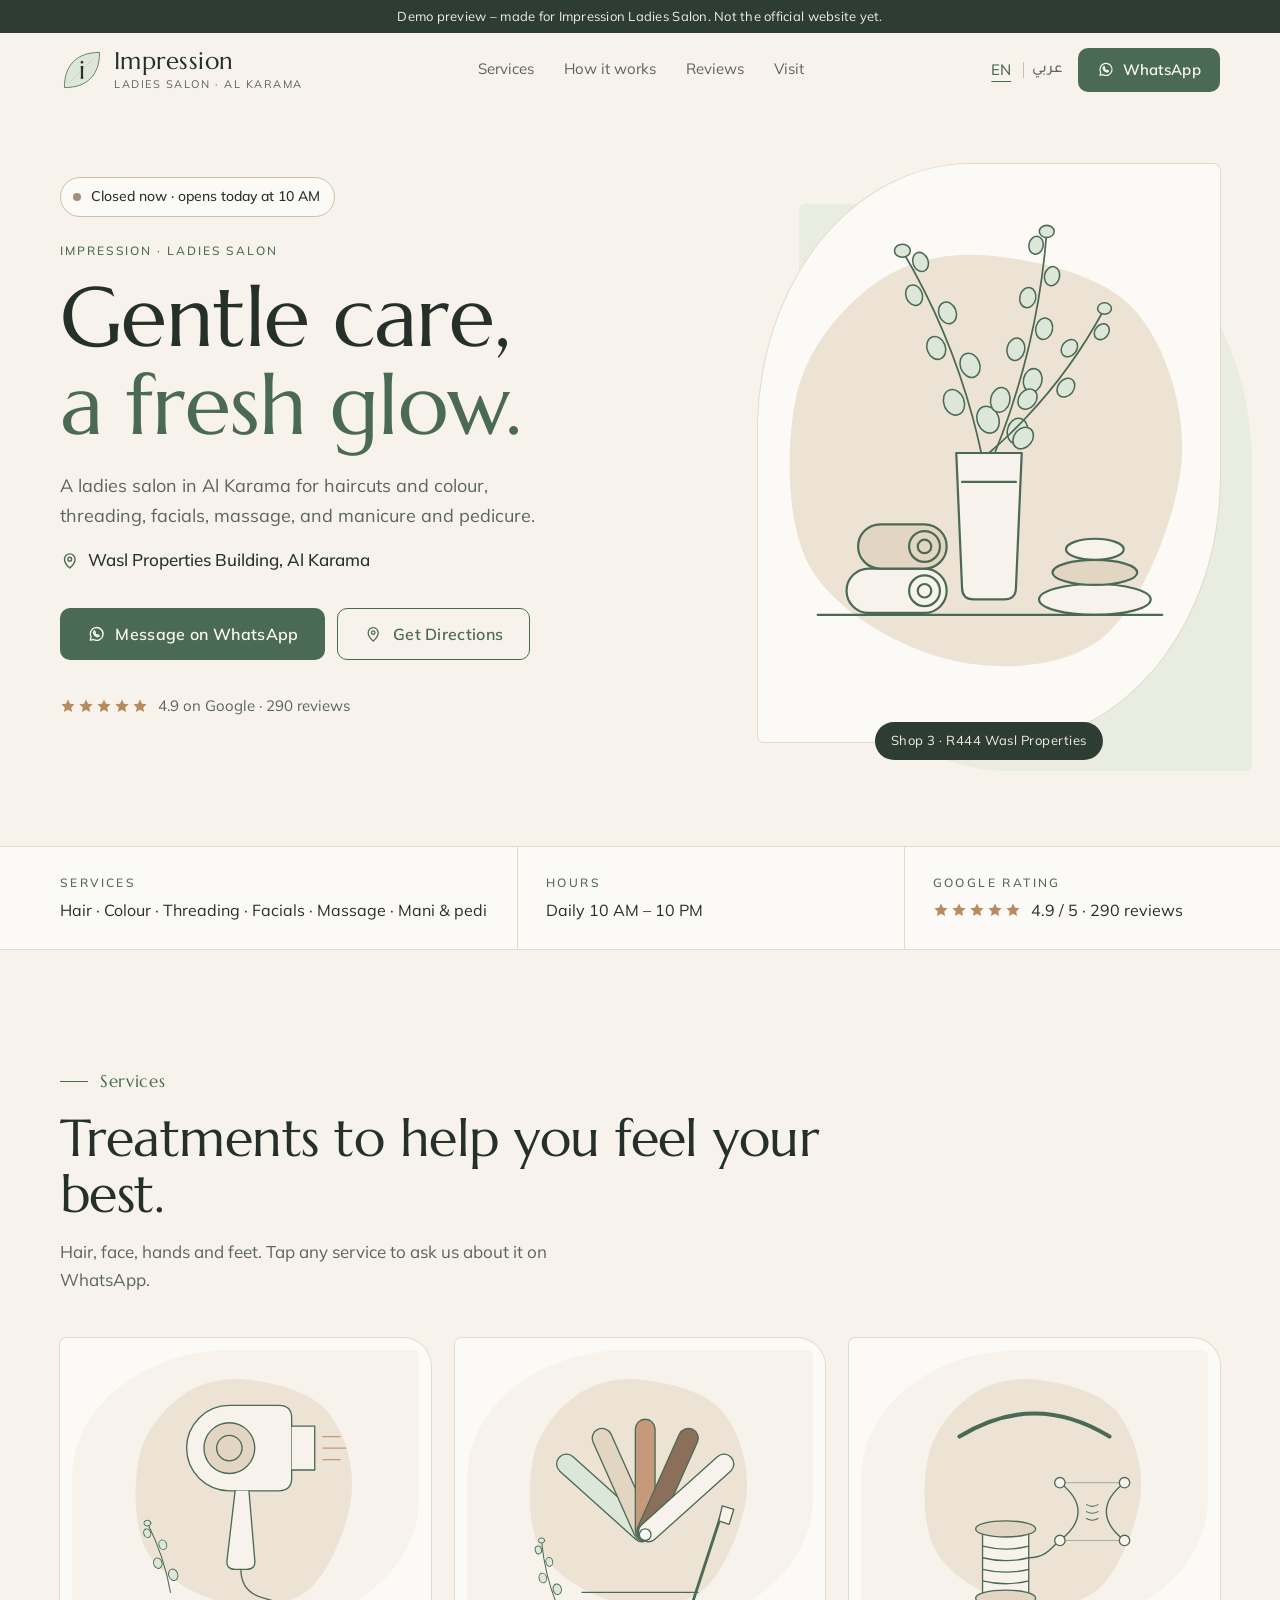
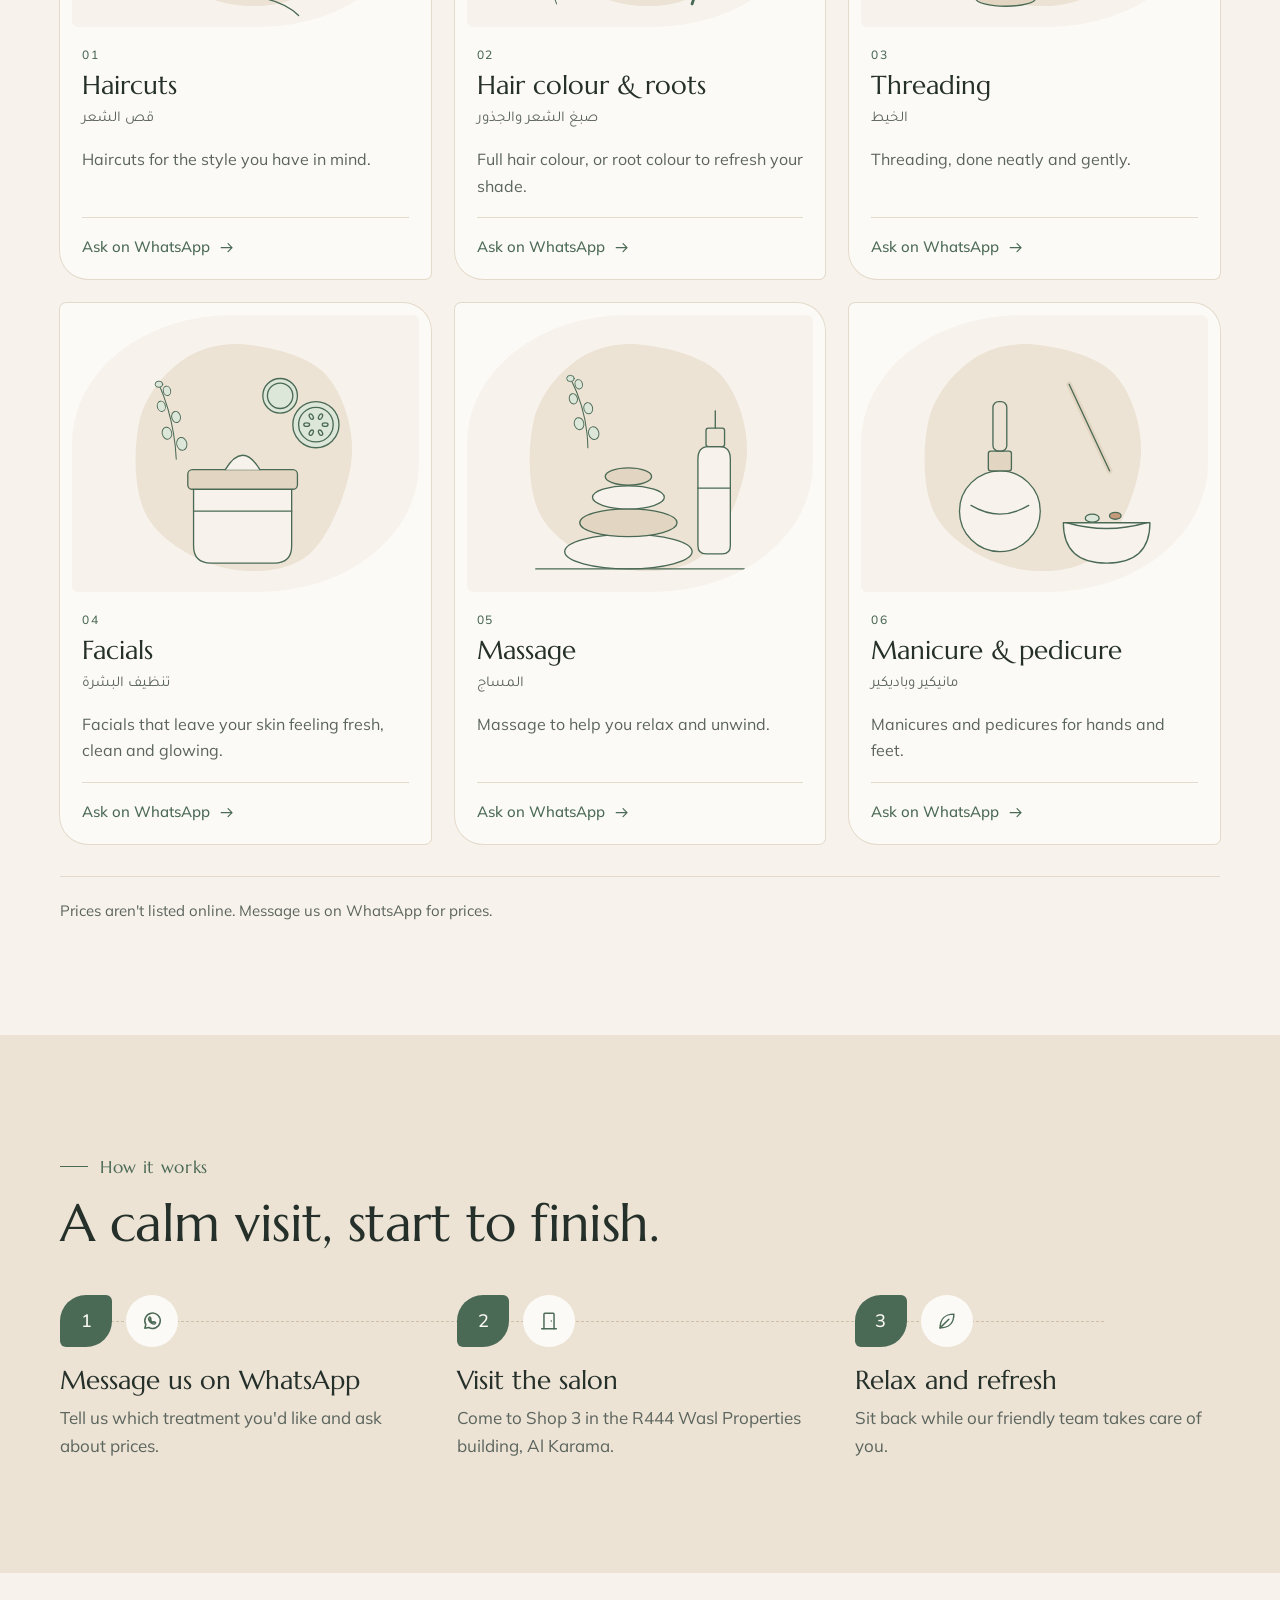
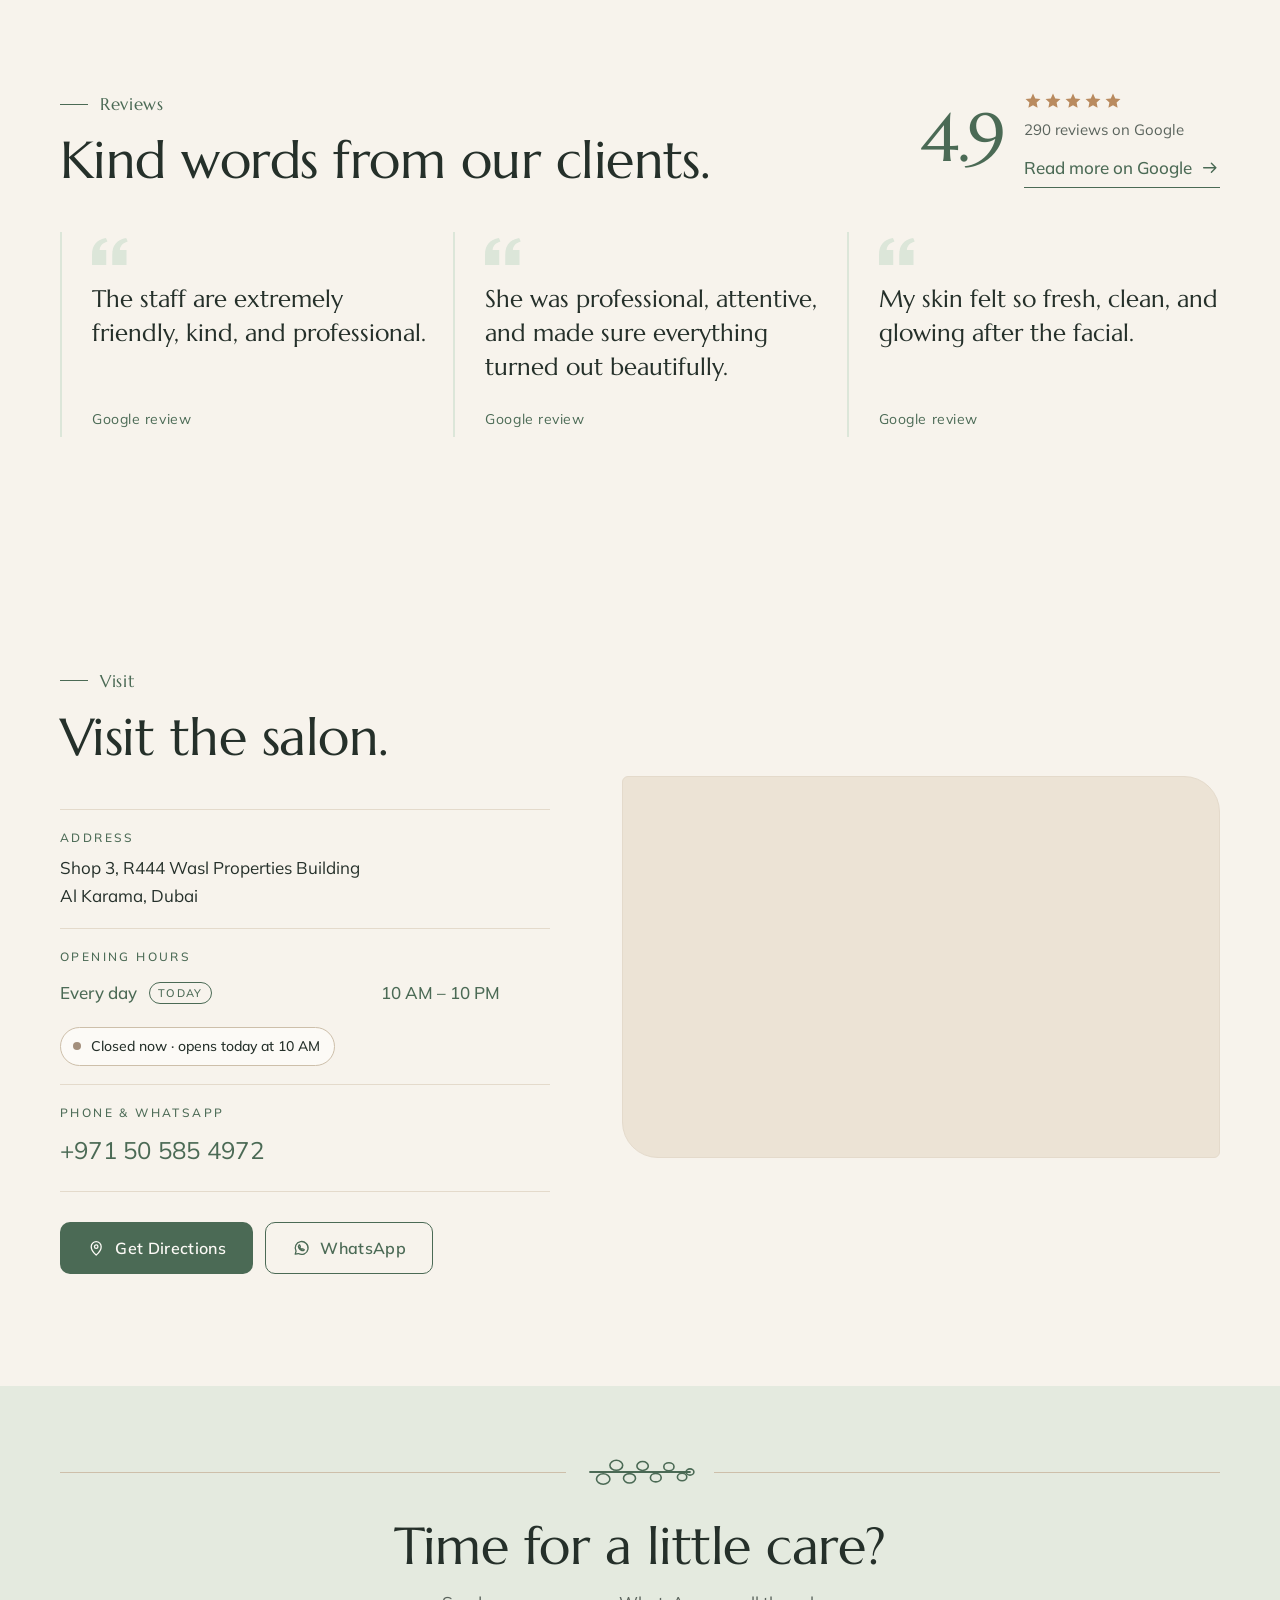
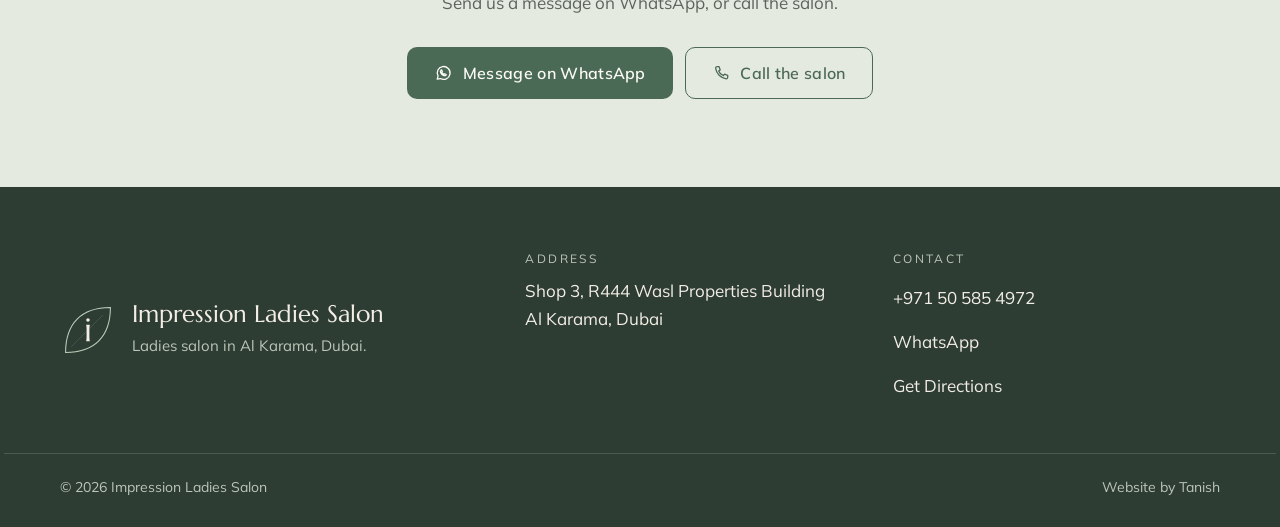
<file: index.html>
<!doctype html>
<html lang="en" dir="ltr">
<head>
  <meta charset="utf-8">
  <meta name="viewport" content="width=device-width, initial-scale=1, viewport-fit=cover">
  <title>Impression Ladies Salon · Hair, facials, threading and massage in Al Karama, Dubai</title>
  <meta name="description" content="Ladies salon in Al Karama, Dubai: haircuts, hair colour and root colour, threading, facials, massage, manicure and pedicure. Rated 4.9 on Google. Message on WhatsApp.">
  <meta name="robots" content="noindex">
  <meta name="theme-color" content="#F7F3EC">

  <link rel="icon" href="images/logo.svg" type="image/svg+xml">
  <link rel="apple-touch-icon" href="images/apple-touch-icon.png">

  <!-- Social sharing (WhatsApp, iMessage, X…). WhatsApp previews don't run JavaScript, so these are plain text. -->
  <meta property="og:type" content="website">
  <meta property="og:site_name" content="Impression Ladies Salon">
  <meta property="og:title" content="Impression Ladies Salon · Al Karama, Dubai">
  <meta property="og:description" content="Haircuts, colour, threading, facials, massage, manicure &amp; pedicure. 4.9 on Google · Message on WhatsApp.">
  <meta property="og:url" content="https://tanish0212.github.io/impression-salon-demo/">
  <meta property="og:image" content="https://tanish0212.github.io/impression-salon-demo/images/og-image.jpg">
  <meta property="og:image:secure_url" content="https://tanish0212.github.io/impression-salon-demo/images/og-image.jpg">
  <meta property="og:image:type" content="image/jpeg">
  <meta property="og:image:width" content="1200">
  <meta property="og:image:height" content="630">
  <meta property="og:image:alt" content="Impression Ladies Salon in Al Karama, Dubai">
  <meta name="twitter:card" content="summary_large_image">
  <meta name="twitter:title" content="Impression Ladies Salon · Al Karama, Dubai">
  <meta name="twitter:description" content="Haircuts, colour, threading, facials, massage, manicure &amp; pedicure. 4.9 on Google · Message on WhatsApp.">
  <meta name="twitter:image" content="https://tanish0212.github.io/impression-salon-demo/images/og-image.jpg">

  <link rel="preconnect" href="https://fonts.googleapis.com">
  <link rel="preconnect" href="https://fonts.gstatic.com" crossorigin>
  <!-- Fonts load without blocking the first paint -->
  <link rel="preload" as="style" href="https://fonts.googleapis.com/css2?family=Marcellus&amp;family=Mulish:wght@400;500;600;700&amp;family=Tajawal:wght@400;500;700&amp;display=swap">
  <link rel="stylesheet" href="https://fonts.googleapis.com/css2?family=Marcellus&amp;family=Mulish:wght@400;500;600;700&amp;family=Tajawal:wght@400;500;700&amp;display=swap" media="print" onload="this.media='all'">
  <noscript><link rel="stylesheet" href="https://fonts.googleapis.com/css2?family=Marcellus&amp;family=Mulish:wght@400;500;600;700&amp;family=Tajawal:wght@400;500;700&amp;display=swap"></noscript>
  <link rel="stylesheet" href="style.css">
</head>
<body>
  <a class="skip-link" href="#main" data-t="skip">Skip to content</a>

  <!-- DEMO BANNER: delete this line (or set SHOP.showDemoBanner = false) when the site goes live -->
  <p class="demo-banner" data-t="demoBanner">Demo preview – made for Impression Ladies Salon. Not the official website yet.</p>

  <header class="site-header">
    <div class="container header-inner">
      <a class="brand" href="#top">
        <img class="brand-mark" src="images/logo.svg" width="44" height="44" alt="">
        <span class="brand-word">
          <span class="brand-name" data-t="brandName">Impression</span>
          <span class="brand-sub" data-t="brandSub">Ladies Salon · Al Karama</span>
        </span>
        <span class="visually-hidden" data-shop="name">Impression Ladies Salon</span>
      </a>
      <nav class="nav" data-t-aria="navLabel" aria-label="Main">
        <a href="#services" data-t="navServices">Services</a>
        <a href="#how" data-t="navHow">How it works</a>
        <a href="#reviews" data-t="navReviews">Reviews</a>
        <a href="#visit" data-t="navVisit">Visit</a>
      </nav>
      <div class="header-actions">
        <div class="lang-toggle" role="group" data-t-aria="langLabel" aria-label="Language">
          <button type="button" data-lang="en" lang="en" aria-pressed="true">EN</button>
          <span class="lang-sep" aria-hidden="true"></span>
          <button type="button" data-lang="ar" lang="ar" aria-pressed="false">عربي</button>
        </div>
        <a class="btn btn-primary btn-sm js-wa" href="https://wa.me/971505854972?text=Hello%20Impression%2C%20I%20found%20you%20on%20your%20website%20and%20I%27d%20like%20to%20ask%20about%20your%20services." target="_blank" rel="noopener" data-t-aria="waAria" aria-label="Message Impression Ladies Salon on WhatsApp">
          <svg class="icon" viewBox="0 0 24 24" width="18" height="18" aria-hidden="true"><use href="#i-wa"/></svg>
          <span class="label-long" data-t="waShort">WhatsApp</span>
        </a>
      </div>
    </div>
  </header>

  <main id="main">
    <!-- HERO -->
    <section class="hero" id="top" aria-labelledby="hero-title">
      <div class="container hero-grid">
        <div class="hero-copy">
          <p class="status js-status reveal"><span class="status-dot" aria-hidden="true"></span><span class="status-text"></span></p>
          <p class="eyebrow reveal" data-t="heroEyebrow">Impression Ladies Salon</p>
          <h1 class="hero-title js-hero-title" id="hero-title">Gentle care, a fresh glow.</h1>
          <p class="lead reveal" data-t="heroSub"></p>
          <p class="place reveal">
            <svg class="icon" viewBox="0 0 24 24" width="18" height="18" aria-hidden="true"><use href="#i-pin"/></svg>
            <span data-t="heroPlace">Wasl Properties Building, Al Karama</span>
          </p>
          <div class="actions reveal">
            <a class="btn btn-primary js-wa" href="https://wa.me/971505854972?text=Hello%20Impression%2C%20I%20found%20you%20on%20your%20website%20and%20I%27d%20like%20to%20ask%20about%20your%20services." target="_blank" rel="noopener">
              <svg class="icon" viewBox="0 0 24 24" width="20" height="20" aria-hidden="true"><use href="#i-wa"/></svg>
              <span data-t="waCta">Message on WhatsApp</span><span class="visually-hidden js-newtab"></span>
            </a>
            <a class="btn btn-ghost js-dir" href="https://www.google.com/maps/search/?api=1&amp;query=Impression+Ladies+Salon+Wasl+Properties+Building+Al+Karama+Dubai" target="_blank" rel="noopener">
              <svg class="icon" viewBox="0 0 24 24" width="20" height="20" aria-hidden="true"><use href="#i-pin"/></svg>
              <span data-t="directions">Get Directions</span><span class="visually-hidden js-newtab"></span>
            </a>
          </div>
          <a class="rating js-rating js-reviews reveal" href="#reviews"></a>
        </div>
        <figure class="hero-media reveal">
          <div class="frame">
            <img class="js-img" data-img="hero" src="images/spa.svg" alt="" width="480" height="600" fetchpriority="high">
          </div>
          <figcaption class="media-caption" data-t="heroCaption">Shop 3 · R444 Wasl Properties</figcaption>
        </figure>
      </div>
    </section>

    <!-- QUICK FACTS -->
    <section class="strip" data-t-aria="stripAria" aria-label="Quick facts">
      <div class="container strip-grid">
        <div class="strip-item">
          <span class="strip-label" data-t="stripServicesLabel">Services</span>
          <span class="strip-value" data-t="stripServices"></span>
        </div>
        <div class="strip-item">
          <span class="strip-label" data-t="stripHoursLabel">Hours</span>
          <span class="strip-value js-strip-hours"></span>
        </div>
        <div class="strip-item">
          <span class="strip-label" data-t="stripRatingLabel">Google rating</span>
          <span class="strip-value"><span class="js-stars"></span> <span class="num" data-t="stripRating"></span></span>
        </div>
      </div>
    </section>

    <!-- SERVICES -->
    <section class="section" id="services" aria-labelledby="services-title">
      <div class="container">
        <header class="section-head reveal">
          <p class="kicker"><span class="kicker-num">01</span><span data-t="servicesKicker">Services</span></p>
          <h2 id="services-title" data-t="servicesTitle">Treatments to help you feel your best.</h2>
          <p class="section-intro" data-t="servicesIntro"></p>
        </header>
        <ul class="services js-services" role="list"></ul>
        <p class="quote-note reveal" data-t="quoteNote"></p>
      </div>
    </section>

    <!-- HOW IT WORKS -->
    <section class="section section-alt" id="how" aria-labelledby="how-title">
      <div class="container">
        <header class="section-head reveal">
          <p class="kicker"><span class="kicker-num">02</span><span data-t="howKicker">How it works</span></p>
          <h2 id="how-title" data-t="howTitle">Three simple steps.</h2>
        </header>
        <ol class="steps js-steps" role="list"></ol>
      </div>
    </section>

    <!-- REVIEWS -->
    <section class="section section-reviews" id="reviews" aria-labelledby="reviews-title">
      <div class="container">
        <div class="reviews-head reveal">
          <div>
            <p class="kicker"><span class="kicker-num">03</span><span data-t="reviewsKicker">Reviews</span></p>
            <h2 id="reviews-title" data-t="reviewsTitle">In our customers' words.</h2>
          </div>
          <div class="score">
            <span class="score-value js-score" lang="en" dir="ltr">4.9</span>
            <div class="score-meta">
              <span class="js-stars score-stars"></span>
              <span class="score-count num" data-t="basedOn">290 reviews on Google</span>
              <a class="text-link js-reviews" href="#reviews">
                <span data-t="readMore">Read more on Google</span><span class="visually-hidden js-newtab"></span>
                <svg class="icon icon-arrow" viewBox="0 0 24 24" width="18" height="18" aria-hidden="true"><use href="#i-arrow"/></svg>
              </a>
            </div>
          </div>
        </div>
        <ul class="reviews js-reviews-list" role="list"></ul>
      </div>
    </section>

    <!-- VISIT -->
    <section class="section section-visit" id="visit" aria-labelledby="visit-title">
      <div class="container visit-grid">
        <div class="visit-copy">
          <header class="section-head reveal">
            <p class="kicker"><span class="kicker-num">04</span><span data-t="visitKicker">Visit</span></p>
            <h2 id="visit-title" data-t="visitTitle">Find us.</h2>
          </header>
          <dl class="visit-info reveal">
            <div>
              <dt data-t="addressLabel">Address</dt>
              <dd><address class="js-address"></address></dd>
            </div>
            <div>
              <dt data-t="hoursLabel">Opening hours</dt>
              <dd>
                <table class="hours js-hours"></table>
                <span class="status status--inline js-status"><span class="status-dot" aria-hidden="true"></span><span class="status-text"></span></span>
              </dd>
            </div>
            <div>
              <dt data-t="phoneLabel">Phone &amp; WhatsApp</dt>
              <dd><a class="phone-link js-tel js-phone" href="tel:+971505854972">+971 50 585 4972</a></dd>
            </div>
          </dl>
          <div class="actions reveal">
            <a class="btn btn-primary js-dir" href="https://www.google.com/maps/search/?api=1&amp;query=Impression+Ladies+Salon+Wasl+Properties+Building+Al+Karama+Dubai" target="_blank" rel="noopener">
              <svg class="icon" viewBox="0 0 24 24" width="20" height="20" aria-hidden="true"><use href="#i-pin"/></svg>
              <span data-t="directions">Get Directions</span><span class="visually-hidden js-newtab"></span>
            </a>
            <a class="btn btn-ghost js-wa" href="https://wa.me/971505854972?text=Hello%20Impression%2C%20I%20found%20you%20on%20your%20website%20and%20I%27d%20like%20to%20ask%20about%20your%20services." target="_blank" rel="noopener">
              <svg class="icon" viewBox="0 0 24 24" width="20" height="20" aria-hidden="true"><use href="#i-wa"/></svg>
              <span data-t="waShort">WhatsApp</span><span class="visually-hidden js-newtab"></span>
            </a>
          </div>
        </div>
        <div class="map reveal">
          <iframe class="js-map" title="Map" width="600" height="380" loading="lazy" referrerpolicy="no-referrer-when-downgrade" allowfullscreen></iframe>
        </div>
      </div>
    </section>

    <!-- CLOSING CTA -->
    <section class="cta-band" aria-labelledby="cta-title">
      <div class="container cta-inner reveal">
        <div class="motif" aria-hidden="true"><svg viewBox="0 0 120 28" width="120" height="28"><g fill="none" stroke="currentColor" stroke-linecap="round"><path d="M10 14Q60 14 110 14" stroke-width="1.8"/><ellipse cx="23.2" cy="21.0" rx="6.7" ry="5.2" fill="none" transform="rotate(0 23.2 21.0)" stroke-width="1.6"/><ellipse cx="36.3" cy="7.3" rx="6.4" ry="5.0" fill="none" transform="rotate(0 36.3 7.3)" stroke-width="1.6"/><ellipse cx="49.5" cy="20.3" rx="6.0" ry="4.7" fill="none" transform="rotate(0 49.5 20.3)" stroke-width="1.6"/><ellipse cx="62.6" cy="8.0" rx="5.7" ry="4.5" fill="none" transform="rotate(0 62.6 8.0)" stroke-width="1.6"/><ellipse cx="75.8" cy="19.7" rx="5.4" ry="4.2" fill="none" transform="rotate(0 75.8 19.7)" stroke-width="1.6"/><ellipse cx="88.9" cy="8.7" rx="5.1" ry="4.0" fill="none" transform="rotate(0 88.9 8.7)" stroke-width="1.6"/><ellipse cx="102.1" cy="19.0" rx="4.7" ry="3.7" fill="none" transform="rotate(0 102.1 19.0)" stroke-width="1.6"/><ellipse cx="110" cy="14" rx="3.9" ry="3.1" fill="none" stroke-width="1.6"/></g></svg></div>
        <h2 id="cta-title" class="cta-title" data-t="ctaTitle"></h2>
        <p class="cta-sub" data-t="ctaSub"></p>
        <div class="actions actions--center">
          <a class="btn btn-primary js-wa" href="https://wa.me/971505854972?text=Hello%20Impression%2C%20I%20found%20you%20on%20your%20website%20and%20I%27d%20like%20to%20ask%20about%20your%20services." target="_blank" rel="noopener">
            <svg class="icon" viewBox="0 0 24 24" width="20" height="20" aria-hidden="true"><use href="#i-wa"/></svg>
            <span data-t="waCta">Message on WhatsApp</span><span class="visually-hidden js-newtab"></span>
          </a>
          <a class="btn btn-ghost js-tel" href="tel:+971505854972">
            <svg class="icon" viewBox="0 0 24 24" width="20" height="20" aria-hidden="true"><use href="#i-phone"/></svg>
            <span data-t="callCta">Call us</span>
          </a>
        </div>
      </div>
    </section>
  </main>

  <footer class="site-footer">
    <div class="container footer-grid">
      <div class="footer-brand">
        <img src="images/logo-light.svg" width="56" height="56" alt="">
        <div>
          <p class="footer-name" data-t="footerName">Impression Ladies Salon</p>
          <p class="footer-tag" data-t="footerTag"></p>
        </div>
      </div>
      <div class="footer-col">
        <p class="footer-label" data-t="addressLabel">Address</p>
        <address class="js-address"></address>
      </div>
      <div class="footer-col">
        <p class="footer-label" data-t="footerContact">Contact</p>
        <p><a class="js-tel js-phone" href="tel:+971505854972">+971 50 585 4972</a></p>
        <p><a class="js-wa" href="https://wa.me/971505854972?text=Hello%20Impression%2C%20I%20found%20you%20on%20your%20website%20and%20I%27d%20like%20to%20ask%20about%20your%20services." target="_blank" rel="noopener"><span data-t="waShort">WhatsApp</span><span class="visually-hidden js-newtab"></span></a></p>
        <p><a class="js-dir" href="https://www.google.com/maps/search/?api=1&amp;query=Impression+Ladies+Salon+Wasl+Properties+Building+Al+Karama+Dubai" target="_blank" rel="noopener"><span data-t="directions">Get Directions</span><span class="visually-hidden js-newtab"></span></a></p>
      </div>
    </div>
    <div class="container footer-bottom">
      <p>© <span class="js-year num"></span> <span lang="en" data-shop="name">Impression Ladies Salon</span></p>
      <p data-t="credit">Website by Tanish</p>
    </div>
  </footer>

  <a class="fab js-wa" href="https://wa.me/971505854972?text=Hello%20Impression%2C%20I%20found%20you%20on%20your%20website%20and%20I%27d%20like%20to%20ask%20about%20your%20services." target="_blank" rel="noopener" data-t-aria="waAria" aria-label="Message Impression Ladies Salon on WhatsApp">
    <svg viewBox="0 0 24 24" width="28" height="28" aria-hidden="true"><use href="#i-wa"/></svg>
  </a>

  <!-- Icon set (drawn for this site, stroke only) -->
  <svg width="0" height="0" style="position:absolute" aria-hidden="true" focusable="false">
    <symbol id="i-wa" viewBox="0 0 24 24"><g fill="none" stroke="currentColor" stroke-width="1.7" stroke-linecap="round" stroke-linejoin="round"><path d="M4.2 19.8l1.1-3.9A8.4 8.4 0 1 1 8.4 19z"/><path d="M9 8.3c.2-.5.6-.6 1-.5l.9 2-.7.9c.5 1.2 1.5 2.2 2.8 2.8l.9-.7 2 .9c.1.4 0 .8-.5 1.1-.9.6-2.1.6-3.6-.2a8.4 8.4 0 0 1-2.9-2.9c-.8-1.5-.8-2.7.1-3.4z"/></g></symbol>
    <symbol id="i-pin" viewBox="0 0 24 24"><g fill="none" stroke="currentColor" stroke-width="1.7" stroke-linecap="round" stroke-linejoin="round"><path d="M12 21s-6.5-5.8-6.5-11a6.5 6.5 0 0 1 13 0c0 5.2-6.5 11-6.5 11Z"/><circle cx="12" cy="10" r="2.3"/></g></symbol>
    <symbol id="i-phone" viewBox="0 0 24 24"><path fill="none" stroke="currentColor" stroke-width="1.7" stroke-linecap="round" stroke-linejoin="round" d="M6.6 3.5h2.6l1.5 4.2-2 1.4a10.6 10.6 0 0 0 6.2 6.2l1.4-2 4.2 1.5v2.6a1.9 1.9 0 0 1-2 1.9A16.2 16.2 0 0 1 4.7 5.5a1.9 1.9 0 0 1 1.9-2Z"/></symbol>
    <symbol id="i-arrow" viewBox="0 0 24 24"><path fill="none" stroke="currentColor" stroke-width="1.7" stroke-linecap="round" stroke-linejoin="round" d="M4.5 12h15M14 6.5l5.5 5.5-5.5 5.5"/></symbol>
    <symbol id="i-door" viewBox="0 0 24 24"><g fill="none" stroke="currentColor" stroke-width="1.6" stroke-linecap="round" stroke-linejoin="round"><path d="M6.5 20.5V4.5q0-1 1-1h9q1 0 1 1v16"/><path d="M4 20.5h16M14.5 12h.01"/></g></symbol>
    <symbol id="i-leaf" viewBox="0 0 24 24"><g fill="none" stroke="currentColor" stroke-width="1.6" stroke-linecap="round" stroke-linejoin="round"><path d="M4.5 19.5C4.5 10 10 4.5 19.5 4.5 19.5 14 14 19.5 4.5 19.5Z"/><path d="M4.5 19.5 14 10"/></g></symbol>
  </svg>

  <noscript>
    <div class="noscript">Impression Ladies Salon · Shop 3, R444 Wasl Properties Building, Al Karama, Dubai · <a href="https://wa.me/971505854972">WhatsApp +971 50 585 4972</a></div>
  </noscript>

  <script src="script.js"></script>
</body>
</html>
</file>
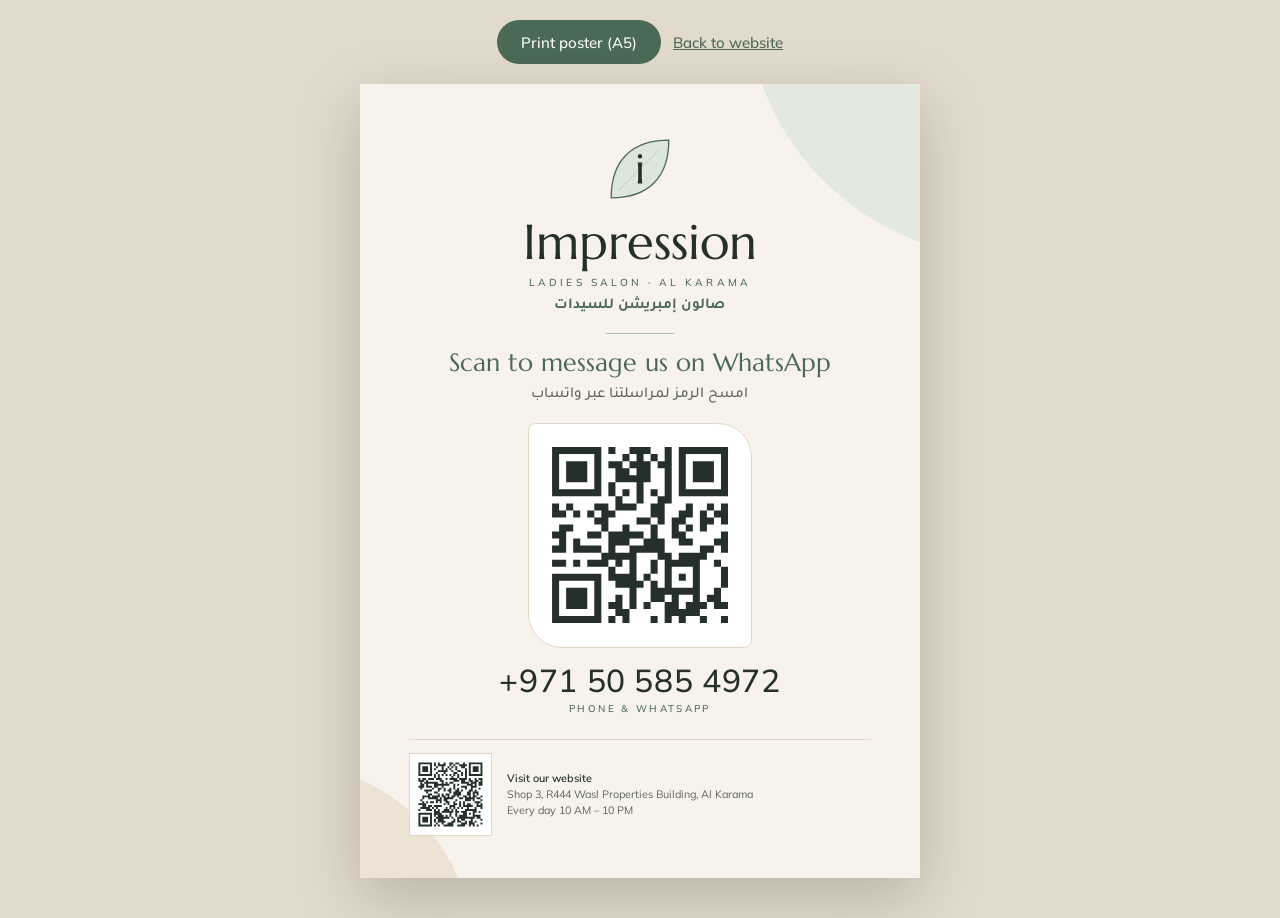
<file: poster.html>
<!doctype html>
<html lang="en">
<head>
  <meta charset="utf-8">
  <meta name="viewport" content="width=device-width, initial-scale=1">
  <meta name="robots" content="noindex">
  <title>Counter poster · Impression Ladies Salon</title>
  <link rel="icon" href="images/logo.svg" type="image/svg+xml">
  <link rel="preconnect" href="https://fonts.googleapis.com">
  <link rel="preconnect" href="https://fonts.gstatic.com" crossorigin>
  <link rel="stylesheet" href="https://fonts.googleapis.com/css2?family=Marcellus&family=Mulish:wght@400;500;600;700&family=Tajawal:wght@400;500;700&display=swap">
  <style>
    /* Printable A5 counter poster. Print with "Margins: none" and "Background graphics" on.
       QR codes are static inline SVG, generated locally with segno (see README). */
    @page { size: A5 portrait; margin: 0; }
    * { box-sizing: border-box; }
    html, body { margin: 0; }
    body { background: #E2DACB; font-family: "Mulish", Arial, sans-serif; color: #25302A; -webkit-print-color-adjust: exact; print-color-adjust: exact; }
    .toolbar { display: flex; justify-content: center; flex-wrap: wrap; gap: 12px; padding: 20px 16px 0; }
    .toolbar button { font: 500 15px "Mulish", Arial, sans-serif; padding: 0 24px; min-height: 44px; border: 0; border-radius: 999px; background: #4B6A55; color: #fff; cursor: pointer; }
    .toolbar a { font: 500 15px "Mulish", Arial, sans-serif; color: #4B6A55; align-self: center; min-height: 44px; display: inline-flex; align-items: center; }
    .sheet {
      width: 148mm; height: 210mm; margin: 20px auto 40px; background: #F7F3EC;
      padding: 13mm 13mm 11mm; display: flex; flex-direction: column; align-items: center; text-align: center;
      position: relative; box-shadow: 0 20px 60px rgba(0,0,0,.18); overflow: hidden;
      font-variant-numeric: lining-nums;
    }
    .logo { width: 19mm; height: 19mm; position: relative; }
    .name { margin: 3.5mm 0 0; font: 400 13mm/1 "Marcellus", serif; position: relative; }
    .sub { margin: 2.2mm 0 0; font: 500 2.7mm "Mulish", Arial, sans-serif; letter-spacing: .3em; text-transform: uppercase; color: #4B6A55; position: relative; }
    .ar-name { margin: 1.6mm 0 0; font: 600 4mm/1.4 "Tajawal", sans-serif; color: #4B6A55; position: relative; }
    .rule { width: 18mm; height: 0; border-top: 0.35mm solid #4B6A55; margin: 4.5mm 0 4mm; position: relative; }
    .cta { margin: 0; font: 400 6.6mm/1.15 "Marcellus", serif; color: #4B6A55; position: relative; }
    .cta-ar { margin: 1.6mm 0 0; font: 500 4mm/1.45 "Tajawal", sans-serif; color: #5B645D; position: relative; }
    .qr-box { margin-top: 4.5mm; padding: 2.5mm; background: #fff; border: 0.3mm solid #E2D7C6; border-radius: 1.5mm; position: relative; }
    .qr { display: block; width: 54mm; height: 54mm; }
    .phone { margin: 4.5mm 0 0; font: 500 8.4mm/1 "Mulish", Arial, sans-serif; letter-spacing: .02em; font-variant-numeric: lining-nums tabular-nums; position: relative; }
    .phone-label { margin: 1.6mm 0 0; font: 500 2.6mm "Mulish", Arial, sans-serif; letter-spacing: .24em; text-transform: uppercase; color: #4B6A55; position: relative; }
    .foot {
      margin-top: auto; width: 100%; display: flex; align-items: center; gap: 4mm; text-align: start;
      padding-top: 3.5mm; border-top: 0.25mm solid #E2D7C6; position: relative;
    }
    .qr-small { display: block; width: 19mm; height: 19mm; flex: none; background: #fff; padding: 1.2mm; box-sizing: content-box; border: 0.25mm solid #E2D7C6; }
    .foot p { margin: 0; font: 400 2.85mm/1.45 "Mulish", Arial, sans-serif; color: #5B645D; }
    .foot b { font-weight: 600; color: #25302A; }
    .sheet::before { content: ''; position: absolute; width: 70mm; height: 70mm; right: -24mm; top: -24mm; background: #DCE6D9; border-radius: 0 0 0 100%; opacity: .7; }
    .sheet::after { content: ''; position: absolute; width: 50mm; height: 50mm; left: -20mm; bottom: -20mm; background: #ECE3D5; border-radius: 0 100% 0 0; }
    .rule { border-top: .3mm solid #A9BEA9; }
    .qr-box { border-radius: 2mm 9mm 2mm 9mm; }
    .sheet > * { z-index: 1; }
    @media print {
      body { background: none; }
      .toolbar { display: none; }
      .sheet { margin: 0; box-shadow: none; }
    }
    @media screen and (max-width: 600px) {
      .sheet { zoom: .62; }
    }
  </style>
</head>
<body>
  <div class="toolbar">
    <button type="button" onclick="window.print()">Print poster (A5)</button>
    <a href="./">Back to website</a>
  </div>

  <main class="sheet">

    <img class="logo" src="images/logo.svg" alt="Impression Ladies Salon logo">
    <h1 class="name">Impression</h1>
    <p class="sub">Ladies Salon · Al Karama</p>
    <p class="ar-name" lang="ar" dir="rtl">صالون إمبريشن للسيدات</p>
    <div class="rule"></div>
    <p class="cta">Scan to message us on WhatsApp</p>
    <p class="cta-ar" lang="ar" dir="rtl">امسح الرمز لمراسلتنا عبر واتساب</p>
    <div class="qr-box">
      <svg role="img" aria-label="QR code that opens a WhatsApp chat with Impression Ladies Salon" viewBox="0 0 29 29" class="qr"><path class="qrline" stroke="#25302a" d="M2 2.5h7m1 0h1m2 0h3m2 0h1m1 0h7m-25 1h1m5 0h1m3 0h1m1 0h1m1 0h1m1 0h1m1 0h1m5 0h1m-25 1h1m1 0h3m1 0h1m1 0h2m1 0h3m1 0h2m1 0h1m1 0h3m1 0h1m-25 1h1m1 0h3m1 0h1m2 0h2m1 0h2m2 0h1m1 0h1m1 0h3m1 0h1m-25 1h1m1 0h3m1 0h1m2 0h5m2 0h1m1 0h1m1 0h3m1 0h1m-25 1h1m5 0h1m1 0h1m3 0h1m3 0h1m1 0h1m5 0h1m-25 1h7m1 0h1m1 0h1m1 0h1m1 0h1m1 0h1m1 0h7m-16 1h1m2 0h1m2 0h2m-17 1h1m1 0h1m3 0h2m1 0h3m2 0h2m3 0h1m2 0h1m1 0h1m-25 1h2m1 0h1m1 0h1m1 0h2m5 0h2m2 0h2m1 0h1m1 0h2m-19 1h2m4 0h2m1 0h1m1 0h2m2 0h2m1 0h1m-24 1h2m4 0h1m2 0h1m3 0h1m2 0h1m1 0h1m1 0h1m-22 1h2m3 0h2m1 0h5m1 0h1m2 0h2m5 0h1m-24 1h1m1 0h1m4 0h3m2 0h3m2 0h2m3 0h2m-25 1h2m1 0h4m1 0h1m2 0h5m5 0h2m1 0h1m-18 1h5m3 0h2m1 0h4m-22 1h2m1 0h1m1 0h3m1 0h1m1 0h1m2 0h1m1 0h5m2 0h1m-16 1h1m2 0h1m2 0h1m1 0h1m3 0h1m3 0h1m-25 1h7m1 0h4m1 0h1m2 0h1m1 0h1m1 0h1m3 0h1m-25 1h1m5 0h1m2 0h4m1 0h1m1 0h1m3 0h1m3 0h1m-25 1h1m1 0h3m1 0h1m4 0h1m2 0h7m2 0h1m-24 1h1m1 0h3m1 0h1m2 0h1m1 0h1m2 0h2m1 0h1m2 0h1m1 0h2m-24 1h1m1 0h3m1 0h1m1 0h2m1 0h1m1 0h1m2 0h2m1 0h3m1 0h2m-25 1h1m5 0h1m2 0h2m5 0h5m-21 1h7m1 0h1m1 0h1m3 0h1m1 0h1m1 0h1m2 0h1m2 0h1"/></svg>
    </div>
    <p class="phone">+971 50 585 4972</p>
    <p class="phone-label">Phone &amp; WhatsApp</p>
    <div class="foot">
      <svg role="img" aria-label="QR code that opens the Impression Ladies Salon website" viewBox="0 0 37 37" class="qr-small"><path class="qrline" stroke="#25302a" d="M2 2.5h7m1 0h1m1 0h1m2 0h1m2 0h2m1 0h2m2 0h1m2 0h7m-33 1h1m5 0h1m1 0h1m1 0h4m2 0h1m1 0h1m2 0h4m1 0h1m5 0h1m-33 1h1m1 0h3m1 0h1m2 0h1m2 0h1m2 0h1m1 0h1m1 0h1m2 0h2m2 0h1m1 0h3m1 0h1m-33 1h1m1 0h3m1 0h1m1 0h1m3 0h1m1 0h1m1 0h1m2 0h1m4 0h1m1 0h1m1 0h3m1 0h1m-33 1h1m1 0h3m1 0h1m3 0h5m2 0h1m2 0h2m2 0h1m1 0h1m1 0h3m1 0h1m-33 1h1m5 0h1m2 0h1m3 0h1m4 0h2m2 0h1m1 0h1m1 0h1m5 0h1m-33 1h7m1 0h1m1 0h1m1 0h1m1 0h1m1 0h1m1 0h1m1 0h1m1 0h1m1 0h1m1 0h7m-25 1h1m1 0h1m6 0h1m2 0h1m3 0h1m-25 1h1m1 0h2m1 0h3m1 0h3m2 0h1m1 0h4m1 0h4m1 0h1m2 0h1m1 0h2m-33 1h3m1 0h1m6 0h2m5 0h3m1 0h2m2 0h2m1 0h2m1 0h1m-32 1h1m1 0h7m2 0h1m1 0h1m1 0h2m4 0h4m1 0h3m1 0h2m-32 1h2m1 0h1m3 0h8m2 0h1m1 0h1m4 0h3m1 0h1m1 0h2m-33 1h3m1 0h3m1 0h2m2 0h1m5 0h1m3 0h3m2 0h3m-29 1h1m5 0h1m2 0h2m1 0h1m2 0h1m1 0h1m1 0h1m3 0h1m2 0h1m3 0h1m-29 1h4m3 0h1m2 0h1m1 0h2m2 0h2m1 0h1m3 0h2m1 0h1m-26 1h1m3 0h2m6 0h1m1 0h4m3 0h2m1 0h3m-26 1h2m3 0h1m1 0h1m1 0h2m2 0h4m3 0h2m1 0h1m1 0h1m-29 1h4m1 0h4m1 0h2m1 0h1m1 0h2m1 0h1m2 0h2m1 0h1m1 0h2m2 0h1m-31 1h1m2 0h5m1 0h1m1 0h5m3 0h2m1 0h5m1 0h2m-31 1h1m7 0h3m1 0h2m4 0h1m4 0h3m1 0h1m3 0h1m-31 1h1m1 0h1m1 0h2m1 0h1m1 0h1m2 0h2m2 0h1m2 0h1m1 0h1m5 0h3m-32 1h4m9 0h1m1 0h1m2 0h2m1 0h1m1 0h1m1 0h2m3 0h1m1 0h1m-31 1h2m1 0h2m1 0h4m4 0h3m2 0h1m1 0h5m2 0h3m-32 1h5m1 0h1m1 0h1m4 0h1m1 0h1m1 0h1m1 0h1m1 0h1m2 0h1m3 0h1m2 0h1m-33 1h1m3 0h3m1 0h1m1 0h1m2 0h3m1 0h1m1 0h1m4 0h6m-22 1h3m1 0h6m1 0h2m1 0h3m3 0h2m1 0h1m-32 1h7m1 0h4m4 0h1m2 0h1m3 0h2m1 0h1m1 0h1m-29 1h1m5 0h1m1 0h1m1 0h3m1 0h1m1 0h1m2 0h1m1 0h4m3 0h4m-32 1h1m1 0h3m1 0h1m2 0h7m1 0h1m2 0h9m1 0h2m-32 1h1m1 0h3m1 0h1m1 0h1m1 0h3m5 0h1m1 0h1m1 0h2m3 0h1m4 0h1m-33 1h1m1 0h3m1 0h1m1 0h1m1 0h4m3 0h2m1 0h2m2 0h1m1 0h2m1 0h1m-30 1h1m5 0h1m2 0h1m2 0h1m2 0h3m4 0h3m1 0h3m3 0h1m-33 1h7m1 0h1m1 0h1m2 0h5m2 0h4m2 0h1m1 0h1m1 0h1"/></svg>
      <p><b>Visit our website</b><br>Shop 3, R444 Wasl Properties Building, Al Karama<br>Every day 10 AM – 10 PM</p>
    </div>
  </main>
</body>
</html>
</file>
<file: style.css>
/* Impression Ladies Salon — stylesheet. Cream + warm sand, eucalyptus-sage accent, forest footer; leaf-shaped frames. */

:root {
  --bg: #F7F3EC; --surface: #FCFAF6; --alt: #ECE3D5; --line: #E4DACB; --line-2: #CDBFAA;
  --ink: #25302A; --muted: #5B645D;
  --accent: #4B6A55; --accent-hi: #5A7C65; --on-accent: #FCFAF6;
  --deep: #2E3D34; --on-deep: #F3EEE5; --on-deep-muted: #BCC6B8; --deep-line: rgba(243, 238, 229, .16);
  --sage-l: #DCE6D9; --star: #B98A5E;
  --open: #3E7D4F; --open-ring: rgba(62, 125, 79, .15); --closed: #A38F7C;
  --header-bg: #F7F3EC; --card-shadow: 0 24px 48px -34px rgba(46, 61, 52, .45); --fab-shadow: rgba(46, 61, 52, .5);
  --f-display: "Marcellus", "Times New Roman", serif;
  --f-body: "Mulish", system-ui, -apple-system, "Segoe UI", sans-serif;
  --f-ui: "Mulish", system-ui, sans-serif;
  --f-num: "Mulish", system-ui, sans-serif;
  --f-quote: "Marcellus", serif;
  --f-brand: "Marcellus", serif;
  --f-ar: "Tajawal", "Segoe UI", Tahoma, sans-serif;
  --f-ar-display: "Tajawal", "Segoe UI", Tahoma, sans-serif;
  --leaf: 46% 6px 46% 6px; --leaf-rtl: 6px 46% 6px 46%;
  --gutter: 20px; --max: 1160px; --header-h: 74px; --radius: 6px; --btn-radius: 10px;
  --ease: cubic-bezier(.2, .65, .2, 1); --svc-cols: 3;
  color-scheme: light;
}

/* =====================================================================
   Base layout (shared structure). The theme block at the end of this
   file gives the site its own look. Mobile-first; logical properties
   (inline/block) so Arabic RTL mirrors automatically.
   ===================================================================== */

*, *::before, *::after { box-sizing: border-box; }

html {
  -webkit-text-size-adjust: 100%;
  text-size-adjust: 100%;
  scroll-padding-top: calc(var(--header-h) + 12px);
}
@media (prefers-reduced-motion: no-preference) {
  html { scroll-behavior: smooth; }
}
html[lang="ar"] {
  --f-display: var(--f-ar-display);
  --f-body: var(--f-ar);
  --f-brand: var(--f-ar-display);
}

body {
  margin: 0;
  background: var(--bg);
  color: var(--ink);
  font: 400 1.0625rem/1.65 var(--f-body);
  -webkit-font-smoothing: antialiased;
  -moz-osx-font-smoothing: grayscale;
  overflow-x: clip;
  font-variant-numeric: lining-nums;
  font-feature-settings: "lnum" 1;
}
html[lang="ar"] body { line-height: 1.8; }

img, svg, iframe { display: block; max-width: 100%; }
img { height: auto; }
a { color: inherit; text-decoration: none; }
p, h1, h2, h3, ul, ol, dl, dd, figure, blockquote { margin: 0; padding: 0; }
ul[role="list"], ol[role="list"] { list-style: none; }
address { font-style: normal; }
button { font: inherit; color: inherit; }
[hidden] { display: none !important; }

::selection { background: var(--accent); color: var(--on-accent); }
:focus-visible { outline: 2px solid var(--accent); outline-offset: 3px; border-radius: 2px; }

.container {
  width: 100%;
  max-width: calc(var(--max) + var(--gutter) * 2);
  margin-inline: auto;
  padding-inline: var(--gutter);
}
@media (min-width: 768px) { :root { --gutter: 40px; } }
@media (min-width: 1280px) { :root { --gutter: 56px; } }

.visually-hidden {
  position: absolute !important;
  width: 1px; height: 1px;
  overflow: hidden; clip: rect(0 0 0 0); clip-path: inset(50%);
  white-space: nowrap;
}
.ltr { unicode-bidi: isolate; direction: ltr; }
.num { font-family: var(--f-num); font-variant-numeric: lining-nums tabular-nums; }

.skip-link {
  position: absolute; inset-inline-start: 12px; top: -60px; z-index: 100;
  background: var(--accent); color: var(--on-accent); padding: 12px 16px; border-radius: var(--radius);
  font-weight: 500;
}
.skip-link:focus { top: 12px; }

/* ---------- Demo banner ---------- */
.demo-banner {
  background: var(--deep);
  color: var(--on-deep);
  text-align: center;
  font-size: .8125rem;
  line-height: 1.45;
  letter-spacing: .02em;
  padding: 7px var(--gutter);
}

/* ---------- Icons ---------- */
.icon { display: inline-flex; flex: none; }
.icon svg, svg.icon { width: 1.15em; height: 1.15em; }
[dir="rtl"] .icon-arrow, [dir="rtl"] .service-link .icon svg { transform: scaleX(-1); }

/* ---------- Buttons ---------- */
.btn {
  display: inline-flex; align-items: center; justify-content: center; gap: 10px;
  min-height: 52px; padding: 0 26px;
  border-radius: var(--btn-radius);
  font: 500 1rem/1 var(--f-body);
  letter-spacing: .02em;
  border: 1px solid transparent;
  transition: background-color .25s var(--ease), color .25s var(--ease), border-color .25s var(--ease), transform .25s var(--ease);
  white-space: nowrap;
}
.btn-primary { background: var(--accent); color: var(--on-accent); }
.btn-primary:hover { background: var(--accent-hi); }
.btn-ghost { border-color: var(--accent); color: var(--accent); background: transparent; }
.btn-ghost:hover { background: var(--accent); color: var(--on-accent); }
.btn:active { transform: translateY(1px); }
.btn-sm { min-height: 44px; padding: 0 16px; font-size: .9375rem; gap: 8px; }

.actions { display: flex; flex-wrap: wrap; gap: 12px; }
.actions--center { justify-content: center; }

.text-link {
  display: inline-flex; align-items: center; gap: 8px;
  min-height: 44px;
  color: var(--accent); font-weight: 500;
  border-bottom: 1px solid currentColor;
  padding-top: 4px;
  transition: gap .25s var(--ease);
}
.text-link:hover { gap: 12px; }

/* ---------- Header ---------- */
.site-header {
  position: sticky; top: 0; z-index: 50;
  background: var(--header-bg);
  border-bottom: 1px solid transparent;
  transition: border-color .3s var(--ease), box-shadow .3s var(--ease);
}
.site-header.is-compact { border-bottom-color: var(--line); }
.header-inner {
  display: flex; align-items: center; justify-content: space-between; gap: 12px;
  min-height: var(--header-h);
}
.brand { display: inline-flex; align-items: center; gap: 10px; min-height: 44px; min-width: 0; }
.brand-mark { width: 40px; height: 40px; flex: none; }
.brand-word { display: flex; flex-direction: column; line-height: 1.1; min-width: 0; }
.brand-name { font: 500 1.25rem/1 var(--f-brand); white-space: nowrap; }
.brand-sub {
  display: none;
  font-size: .6875rem; letter-spacing: .18em; text-transform: uppercase; color: var(--muted);
  margin-top: 5px; white-space: nowrap;
}
html[lang="ar"] .brand-sub { letter-spacing: 0; font-size: .75rem; }

.nav { display: none; }
.header-actions { display: flex; align-items: center; gap: 8px; flex: none; }
.lang-toggle { display: flex; align-items: center; }
.lang-toggle button {
  min-width: 44px; min-height: 44px; padding: 0 8px;
  background: none; border: 0; cursor: pointer;
  font: 500 .9375rem/1 var(--f-ui);
  color: var(--muted);
  border-radius: 2px;
}
.lang-toggle button[lang="ar"] { font-family: var(--f-ar); }
.lang-toggle button[aria-pressed="true"] { color: var(--accent); text-decoration: underline; text-underline-offset: 6px; text-decoration-thickness: 1px; }
.lang-toggle button:hover { color: var(--ink); }
.lang-sep { width: 1px; height: 16px; background: var(--line-2); }

.site-header .btn-sm .label-long { display: none; }
.site-header .btn-sm { width: 44px; padding: 0; }

@media (min-width: 480px) {
  .brand-sub { display: block; }
  .site-header .btn-sm .label-long { display: inline; }
  .site-header .btn-sm { width: auto; padding: 0 18px; }
}
@media (min-width: 768px) {
  .brand-mark { width: 44px; height: 44px; }
}
@media (min-width: 1024px) {
  .nav { display: flex; gap: 2px; }
  .nav a {
    display: inline-flex; align-items: center; min-height: 44px; padding: 0 14px;
    font-size: .9375rem; color: var(--muted);
    transition: color .2s var(--ease);
  }
  .nav a:hover { color: var(--accent); }
}

/* ---------- Shared type ---------- */
.kicker {
  display: inline-flex; align-items: center; gap: 12px;
  font-size: .75rem; font-weight: 500; letter-spacing: .22em; text-transform: uppercase;
  color: var(--accent);
  margin-bottom: 18px;
}
.kicker-num { font-family: var(--f-num); font-size: .75rem; letter-spacing: .1em; }
html[lang="ar"] .kicker { letter-spacing: 0; font-size: .875rem; font-weight: 600; }

h1, h2, h3 { font-family: var(--f-display); font-weight: 500; color: var(--ink); }
h2 {
  font-size: clamp(2.125rem, 1.6rem + 2.4vw, 3.25rem);
  line-height: 1.08; letter-spacing: -.01em;
}
html[lang="ar"] h2 { font-size: clamp(1.75rem, 1.35rem + 1.8vw, 2.5rem); line-height: 1.4; letter-spacing: 0; font-weight: 600; }

.section { padding-block: 80px; }
.section-alt { background: var(--alt); }
@media (min-width: 1024px) { .section { padding-block: 112px; } }

.section-head { margin-bottom: 44px; max-width: 760px; }
.section-intro { margin-top: 16px; color: var(--muted); max-width: 56ch; }

/* ---------- Status badge ---------- */
.status {
  display: inline-flex; align-items: center; gap: 10px;
  font-size: .875rem; font-weight: 500; color: var(--ink);
  padding: 7px 14px 7px 12px;
  border: 1px solid var(--line-2); border-radius: 999px;
  background: var(--surface);
}
.status-dot { width: 8px; height: 8px; border-radius: 50%; background: var(--closed); flex: none; }
.status[data-state="open"] .status-dot { background: var(--open); box-shadow: 0 0 0 4px var(--open-ring); }
.status--inline { margin-top: 14px; }

/* ---------- Hero ---------- */
.hero { padding-block: 32px 64px; position: relative; }
.hero-grid { display: grid; gap: 44px; align-items: center; }
.hero-copy .status { margin-bottom: 24px; }
.eyebrow {
  font-size: .75rem; letter-spacing: .24em; text-transform: uppercase; color: var(--accent); font-weight: 500;
  margin-bottom: 14px;
}
html[lang="ar"] .eyebrow { letter-spacing: 0; font-size: .9375rem; font-weight: 600; }
.hero-title {
  font-size: clamp(2.75rem, 1.9rem + 4.2vw, 5.25rem);
  line-height: 1; letter-spacing: -.015em;
}
.hero-title .line { display: block; }
.hero-title .accent { color: var(--accent); }
html[lang="ar"] .hero-title { font-size: clamp(2.125rem, 1.5rem + 3vw, 3.75rem); line-height: 1.35; letter-spacing: 0; font-weight: 600; }
.lead { margin-top: 22px; font-size: 1.125rem; color: var(--muted); max-width: 46ch; }
.place { display: inline-flex; align-items: center; gap: 8px; margin-top: 16px; font-weight: 500; color: var(--ink); }
.place .icon { color: var(--accent); }
.hero .actions { margin-top: 30px; }
.rating {
  display: inline-flex; align-items: center; gap: 10px; flex-wrap: wrap;
  margin-top: 24px; min-height: 44px;
  font-size: .9375rem; color: var(--muted);
}
.rating:hover span { color: var(--ink); }
.stars { display: inline-flex; gap: 2px; color: var(--star); vertical-align: -2px; }

.hero-media { position: relative; max-width: 420px; width: 100%; margin-inline: auto; }
.frame { position: relative; overflow: hidden; aspect-ratio: 4 / 5; background: var(--alt); }
.frame img { width: 100%; height: 100%; object-fit: cover; }
.frame img[src$=".svg"] { object-fit: contain; }
.media-caption {
  position: absolute; inset-inline-start: 50%; bottom: -18px; transform: translateX(-50%);
  background: var(--surface); border: 1px solid var(--line);
  padding: 8px 16px; border-radius: 999px;
  font-size: .8125rem; letter-spacing: .04em; white-space: nowrap; color: var(--ink);
}
[dir="rtl"] .media-caption { transform: translateX(50%); }

@media (min-width: 768px) {
  .hero { padding-block: 48px 88px; }
  .hero-media { max-width: 440px; }
}
@media (min-width: 1024px) {
  .hero { padding-block: 56px 104px; }
  .hero-grid { grid-template-columns: 1.15fr .85fr; gap: 72px; }
  .hero-media { max-width: none; margin-inline: 0; }
}

/* ---------- Quick facts strip ---------- */
.strip { border-block: 1px solid var(--line); background: var(--surface); }
.strip-grid { display: grid; }
.strip-item { display: flex; flex-direction: column; gap: 4px; padding-block: 20px; border-bottom: 1px solid var(--line); }
.strip-item:last-child { border-bottom: 0; }
.strip-label { font-size: .75rem; letter-spacing: .2em; text-transform: uppercase; color: var(--accent); font-weight: 500; }
html[lang="ar"] .strip-label { letter-spacing: 0; font-size: .875rem; }
.strip-value { font-size: 1rem; color: var(--ink); }
.strip-value .stars { margin-inline-end: 6px; }
.strip-line { display: block; }
@media (min-width: 768px) and (max-width: 1023px) {
  .strip-grid { grid-template-columns: 1fr 1fr; }
  .strip-item:first-child { grid-column: 1 / -1; }
  .strip-item:nth-child(2) { border-bottom: 0; }
  .strip-item:last-child { padding-inline-start: 28px; border-inline-start: 1px solid var(--line); }
}
@media (min-width: 1024px) {
  .strip-grid { grid-template-columns: 1.3fr 1.1fr .9fr; }
  .strip-item { border-bottom: 0; padding: 26px 28px; border-inline-start: 1px solid var(--line); }
  .strip-item:first-child { border-inline-start: 0; padding-inline-start: 0; }
}

/* ---------- Services ---------- */
.services { display: grid; gap: 20px; }
@media (min-width: 600px) { .services { grid-template-columns: repeat(2, 1fr); gap: 24px; } }
@media (min-width: 1100px) { .services { grid-template-columns: repeat(var(--svc-cols, 3), 1fr); } }
.service {
  display: flex; flex-direction: column;
  background: var(--surface);
  border: 1px solid var(--line);
  border-radius: var(--radius);
  overflow: hidden;
  transition: border-color .3s var(--ease), box-shadow .4s var(--ease);
}
.service:hover { border-color: var(--line-2); box-shadow: var(--card-shadow); }
.service-media { aspect-ratio: 5 / 4; background: var(--alt); overflow: hidden; border-bottom: 1px solid var(--line); }
.service-media img { width: 100%; height: 100%; object-fit: cover; transition: transform .8s var(--ease); }
.service-media img[src$=".svg"] { object-fit: contain; }
.service:hover .service-media img { transform: scale(1.03); }
.service-body { display: flex; flex-direction: column; flex: 1; padding: 22px 22px 18px; }
.service-num { font: 500 .75rem/1 var(--f-num); letter-spacing: .14em; color: var(--accent); }
.service-name { margin-top: 10px; font-size: 1.625rem; line-height: 1.15; }
html[lang="ar"] .service-name { font-size: 1.3125rem; line-height: 1.45; font-weight: 600; }
.service-alt { margin-top: 6px; font-size: .9375rem; color: var(--muted); }
.service-alt[lang="ar"] { font-family: var(--f-ar); }
.service-alt[lang="en"] { font-family: var(--f-display); }
[dir="ltr"] .service-alt { text-align: left; }
[dir="rtl"] .service-alt { text-align: right; }
.service-desc { margin-top: 14px; margin-bottom: 18px; color: var(--muted); font-size: 1rem; }
.service-link {
  display: inline-flex; align-items: center; gap: 8px;
  margin-top: auto; padding-top: 16px;
  min-height: 44px;
  color: var(--accent); font-weight: 500; font-size: .9375rem;
  border-top: 1px solid var(--line);
  transition: gap .25s var(--ease);
}
.service-link:hover { gap: 12px; }
.quote-note {
  margin-top: 32px; padding-top: 22px; border-top: 1px solid var(--line);
  color: var(--muted); font-size: .9375rem;
}

/* ---------- Steps ---------- */
.steps { display: grid; gap: 36px; position: relative; }
.step { position: relative; }
.step-mark { display: flex; align-items: center; gap: 14px; margin-bottom: 18px; position: relative; z-index: 1; }
.step-num {
  display: grid; place-items: center;
  width: 52px; height: 52px; border-radius: 50%;
  background: var(--accent); color: var(--on-accent);
  font: 500 1.125rem/1 var(--f-num);
}
.step-icon {
  display: grid; place-items: center;
  width: 52px; height: 52px; border-radius: 50%;
  border: 1px solid var(--line-2); background: var(--bg); color: var(--accent);
}
.step h3 { font-size: 1.625rem; line-height: 1.2; }
html[lang="ar"] .step h3 { font-size: 1.3125rem; font-weight: 600; line-height: 1.5; }
.step p { margin-top: 8px; color: var(--muted); max-width: 36ch; }
@media (min-width: 768px) {
  .steps { grid-template-columns: repeat(3, 1fr); gap: 32px; }
  .steps::before {
    content: ""; position: absolute; top: 26px; inset-inline: 26px 10%;
    border-top: 1px solid var(--line-2);
  }
}

/* ---------- Reviews ---------- */
.reviews-head { display: grid; gap: 28px; margin-bottom: 44px; align-items: end; }
.score { display: flex; align-items: center; gap: 20px; }
.score-value { font: 400 4.25rem/.9 var(--f-num); letter-spacing: -.03em; color: var(--accent); font-variant-numeric: lining-nums; }
.score-meta { display: grid; gap: 2px; justify-items: start; }
.score-stars .stars svg { width: 18px; height: 18px; }
.score-count { color: var(--muted); font-size: .9375rem; }
.reviews { display: grid; gap: 20px; }
.review figure {
  height: 100%;
  display: flex; flex-direction: column;
  background: var(--surface);
  border: 1px solid var(--line);
  border-radius: var(--radius);
  padding: 30px 26px 24px;
}
.quote-mark { color: var(--accent); opacity: .85; }
.review blockquote { margin-top: 18px; flex: 1; }
.review blockquote p { font: 400 1.25rem/1.45 var(--f-quote); color: var(--ink); }
.review figcaption {
  display: flex; align-items: center; gap: 10px; flex-wrap: wrap;
  margin-top: 24px; padding-top: 16px; border-top: 1px solid var(--line);
  font-size: .875rem; color: var(--muted); letter-spacing: .04em;
}
html[lang="ar"] .review figcaption { font-family: var(--f-ar); letter-spacing: 0; }
@media (min-width: 768px) {
  .reviews-head { grid-template-columns: 1fr auto; }
  .reviews { grid-template-columns: repeat(2, 1fr); }
  .review:first-child { grid-column: 1 / -1; }
}
@media (min-width: 1100px) {
  .reviews { grid-template-columns: repeat(3, 1fr); }
  .review:first-child { grid-column: auto; }
  .review figure { padding: 36px 32px 26px; }
}

/* ---------- Visit ---------- */
.visit-grid { display: grid; gap: 40px; }
.visit-info { display: grid; margin-bottom: 30px; border-top: 1px solid var(--line); }
.visit-info > div { padding-block: 18px; border-bottom: 1px solid var(--line); display: grid; gap: 6px; }
.visit-info dt { font-size: .75rem; letter-spacing: .2em; text-transform: uppercase; color: var(--accent); font-weight: 500; }
html[lang="ar"] .visit-info dt { letter-spacing: 0; font-size: .875rem; }
.visit-info address span { display: block; }
.phone-link {
  display: inline-flex; align-items: center; min-height: 44px;
  font: 400 1.5rem/1 var(--f-num); letter-spacing: .01em; color: var(--accent);
  font-variant-numeric: lining-nums tabular-nums;
  border-bottom: 1px solid transparent;
}
.phone-link:hover { border-bottom-color: currentColor; }
.hours { border-collapse: collapse; width: 100%; max-width: 440px; }
.hours th, .hours td { text-align: start; padding: 6px 0; font-weight: 400; vertical-align: baseline; }
.hours td { text-align: end; white-space: nowrap; padding-inline-start: 16px; font-variant-numeric: lining-nums tabular-nums; }
.hours td .range { display: block; }
.hours tr.is-today th, .hours tr.is-today td { color: var(--accent); font-weight: 500; }
.today-flag {
  display: inline-block; margin-inline-start: 8px; padding: 1px 8px;
  font-size: .6875rem; letter-spacing: .12em; text-transform: uppercase;
  border: 1px solid currentColor; border-radius: 999px; vertical-align: 2px;
}
html[lang="ar"] .today-flag { letter-spacing: 0; font-size: .75rem; }
.map { border-radius: var(--radius); overflow: hidden; border: 1px solid var(--line); background: var(--alt); }
.map iframe { width: 100%; height: 350px; border: 0; }
@media (min-width: 1024px) {
  .visit-grid { grid-template-columns: .9fr 1.1fr; gap: 72px; align-items: center; }
  .map iframe { height: 380px; }
}

/* ---------- Closing CTA ---------- */
.cta-band { padding-block: 72px 88px; text-align: center; background: var(--alt); }
.motif { position: relative; display: flex; justify-content: center; margin-bottom: 32px; color: var(--accent); }
.motif::before { content: ""; position: absolute; inset-inline: 0; top: 50%; border-top: 1px solid var(--line-2); }
.motif svg { position: relative; background: var(--alt); padding-inline: 14px; box-sizing: content-box; }
.cta-title { font-size: clamp(2.125rem, 1.6rem + 2.4vw, 3.25rem); line-height: 1.1; }
html[lang="ar"] .cta-title { font-size: clamp(1.75rem, 1.35rem + 1.8vw, 2.5rem); line-height: 1.4; font-weight: 600; }
.cta-sub { margin: 14px auto 30px; color: var(--muted); max-width: 46ch; }

/* ---------- Footer ---------- */
.site-footer { background: var(--deep); color: var(--on-deep); padding-block: 64px 28px; }
.footer-grid { display: grid; gap: 36px; }
.footer-brand { display: flex; gap: 16px; align-items: center; }
.footer-brand img { width: 56px; height: 56px; flex: none; }
.footer-name { font: 500 1.5rem/1.15 var(--f-brand); }
.footer-tag { margin-top: 6px; color: var(--on-deep-muted); font-size: .9375rem; }
.footer-label { font-size: .75rem; letter-spacing: .2em; text-transform: uppercase; color: var(--on-deep-muted); margin-bottom: 10px; }
html[lang="ar"] .footer-label { letter-spacing: 0; font-size: .875rem; }
.footer-col address span { display: block; }
.footer-col a { display: inline-flex; align-items: center; min-height: 44px; border-bottom: 1px solid transparent; }
.footer-col a:hover { border-bottom-color: currentColor; }
.footer-col p { line-height: 1.3; }
.footer-bottom {
  display: flex; flex-wrap: wrap; justify-content: space-between; gap: 8px 24px;
  margin-top: 44px; padding-top: 22px; border-top: 1px solid var(--deep-line);
  font-size: .875rem; color: var(--on-deep-muted);
}
.site-footer :focus-visible { outline-color: var(--on-deep); }
@media (min-width: 768px) { .footer-grid { grid-template-columns: 1.3fr 1fr 1fr; gap: 40px; } }

/* ---------- Floating WhatsApp button (mobile / tablet; bottom-left in Arabic) ---------- */
.fab {
  position: fixed; z-index: 60;
  inset-inline-end: 18px; bottom: calc(18px + env(safe-area-inset-bottom));
  width: 60px; height: 60px; border-radius: 50%;
  display: grid; place-items: center;
  background: var(--accent); color: var(--on-accent);
  box-shadow: 0 10px 28px -8px var(--fab-shadow), 0 0 0 4px var(--bg);
  transition: transform .25s var(--ease), background-color .25s var(--ease);
}
.fab:hover { background: var(--accent-hi); transform: translateY(-2px); }
@media (min-width: 1024px) { .fab { display: none; } }
@media (max-width: 1023px) { .site-footer { padding-bottom: 104px; } }

.noscript { padding: 16px var(--gutter); background: var(--alt); text-align: center; }

/* ---------- Motion ---------- */
.motion .reveal {
  opacity: 0; transform: translateY(16px);
  transition: opacity .8s var(--ease), transform .8s var(--ease);
  transition-delay: var(--d, 0ms);
}
.motion .reveal.is-in { opacity: 1; transform: none; }
.motion .hero-title .line {
  transform: translateY(14px);
  animation: rise .9s var(--ease) forwards;
  animation-delay: calc(120ms + var(--i) * 120ms);
}
@keyframes rise { to { transform: none; } }

@media (prefers-reduced-motion: reduce) {
  *, *::before, *::after { animation: none !important; transition: none !important; }
  .reveal, .hero-title .line { opacity: 1 !important; transform: none !important; }
}

@media print {
  .site-header, .fab, .demo-banner, .map, .cta-band { display: none; }
  .reveal { opacity: 1 !important; transform: none !important; }
}

/* ===================== Theme ===================== */

.btn { font-weight: 600; }
html[lang="ar"] .btn { font-weight: 500; }
.brand-name { font-size: 1.5rem; letter-spacing: .02em; }
html[lang="ar"] .brand-name { font-size: 1.375rem; font-weight: 700; }
.brand-sub { letter-spacing: .14em; }
h1, h2, h3, .cta-title { font-weight: 400; }
html[lang="ar"] h1, html[lang="ar"] h2, html[lang="ar"] h3, html[lang="ar"] .cta-title { font-weight: 700; }
.hero-title { letter-spacing: -.01em; line-height: 1.04; }

/* Kicker: sentence case with a short sage stem */
.kicker { text-transform: none; letter-spacing: .04em; font: 400 1.0625rem/1.2 var(--f-display); }
.kicker::before { content: ""; width: 28px; height: 1px; background: var(--accent); }
.kicker-num { display: none; }
html[lang="ar"] .kicker { font-weight: 700; font-size: 1rem; }
.eyebrow { letter-spacing: .16em; }

/* Leaf frame (two rounded corners), mirrored in Arabic, on a sand leaf */
.frame, .service-media { border-radius: var(--leaf); }
[dir="rtl"] .frame, [dir="rtl"] .service-media { border-radius: var(--leaf-rtl); }
.hero-media .frame { background: var(--surface); box-shadow: 0 0 0 1px var(--line); }
.hero-media::before {
  content: ""; position: absolute; inset: 7% -7% -5% 9%; background: var(--sage-l); opacity: .55;
  border-radius: var(--leaf-rtl); pointer-events: none; z-index: -1;
}
[dir="rtl"] .hero-media::before { inset: 7% 9% -5% -7%; border-radius: var(--leaf); }
.hero-media { isolation: isolate; max-width: 300px; }
@media (min-width: 768px) { .hero-media { max-width: 400px; } }
@media (min-width: 1024px) { .hero-media { max-width: none; } }
.media-caption { inset-inline-start: 50%; background: var(--deep); color: var(--on-deep); border: 0; }

.strip { background: var(--surface); }

/* Service cards: soft, borderless, sand panel */
.service { border: 0; background: var(--surface); border-radius: 6px 28px 6px 28px; box-shadow: 0 0 0 1px var(--line); }
[dir="rtl"] .service { border-radius: 28px 6px 28px 6px; }
.service:hover { box-shadow: 0 0 0 1px var(--line-2), var(--card-shadow); }
.service-media { margin: 12px 12px 0; border-bottom: 0; background: var(--bg); }
.service-name { font-weight: 400; }
html[lang="ar"] .service-name { font-weight: 700; }
.service-link { border-top: 1px solid var(--line); }

/* Steps: numbers in leaf shapes */
.step-num { border-radius: 50% 6px 50% 6px; }
[dir="rtl"] .step-num { border-radius: 6px 50% 6px 50%; }
.step-icon { border: 0; background: var(--surface); }
@media (min-width: 768px) { .steps::before { border-top: 1px dashed var(--line-2); } }

/* Reviews: open layout, sage rule instead of cards */
.review figure { background: none; border: 0; border-radius: 0; border-inline-start: 2px solid var(--sage-l); padding: 6px 0 6px 26px; }
[dir="rtl"] .review figure { padding: 6px 26px 6px 0; }
.review blockquote p { font-size: 1.5rem; line-height: 1.4; }
.review figcaption { border-top: 0; padding-top: 0; color: var(--accent); }
.quote-mark { color: var(--sage-l); opacity: 1; }
@media (min-width: 1100px) { .review figure { padding: 6px 0 6px 30px; } [dir="rtl"] .review figure { padding: 6px 30px 6px 0; } }
.score-value { font-family: var(--f-display); }

.map { border-radius: 6px 36px 6px 36px; }
[dir="rtl"] .map { border-radius: 36px 6px 36px 6px; }
.cta-band { background: #E4EADF; }
.motif svg { background: #E4EADF; }
</file>
